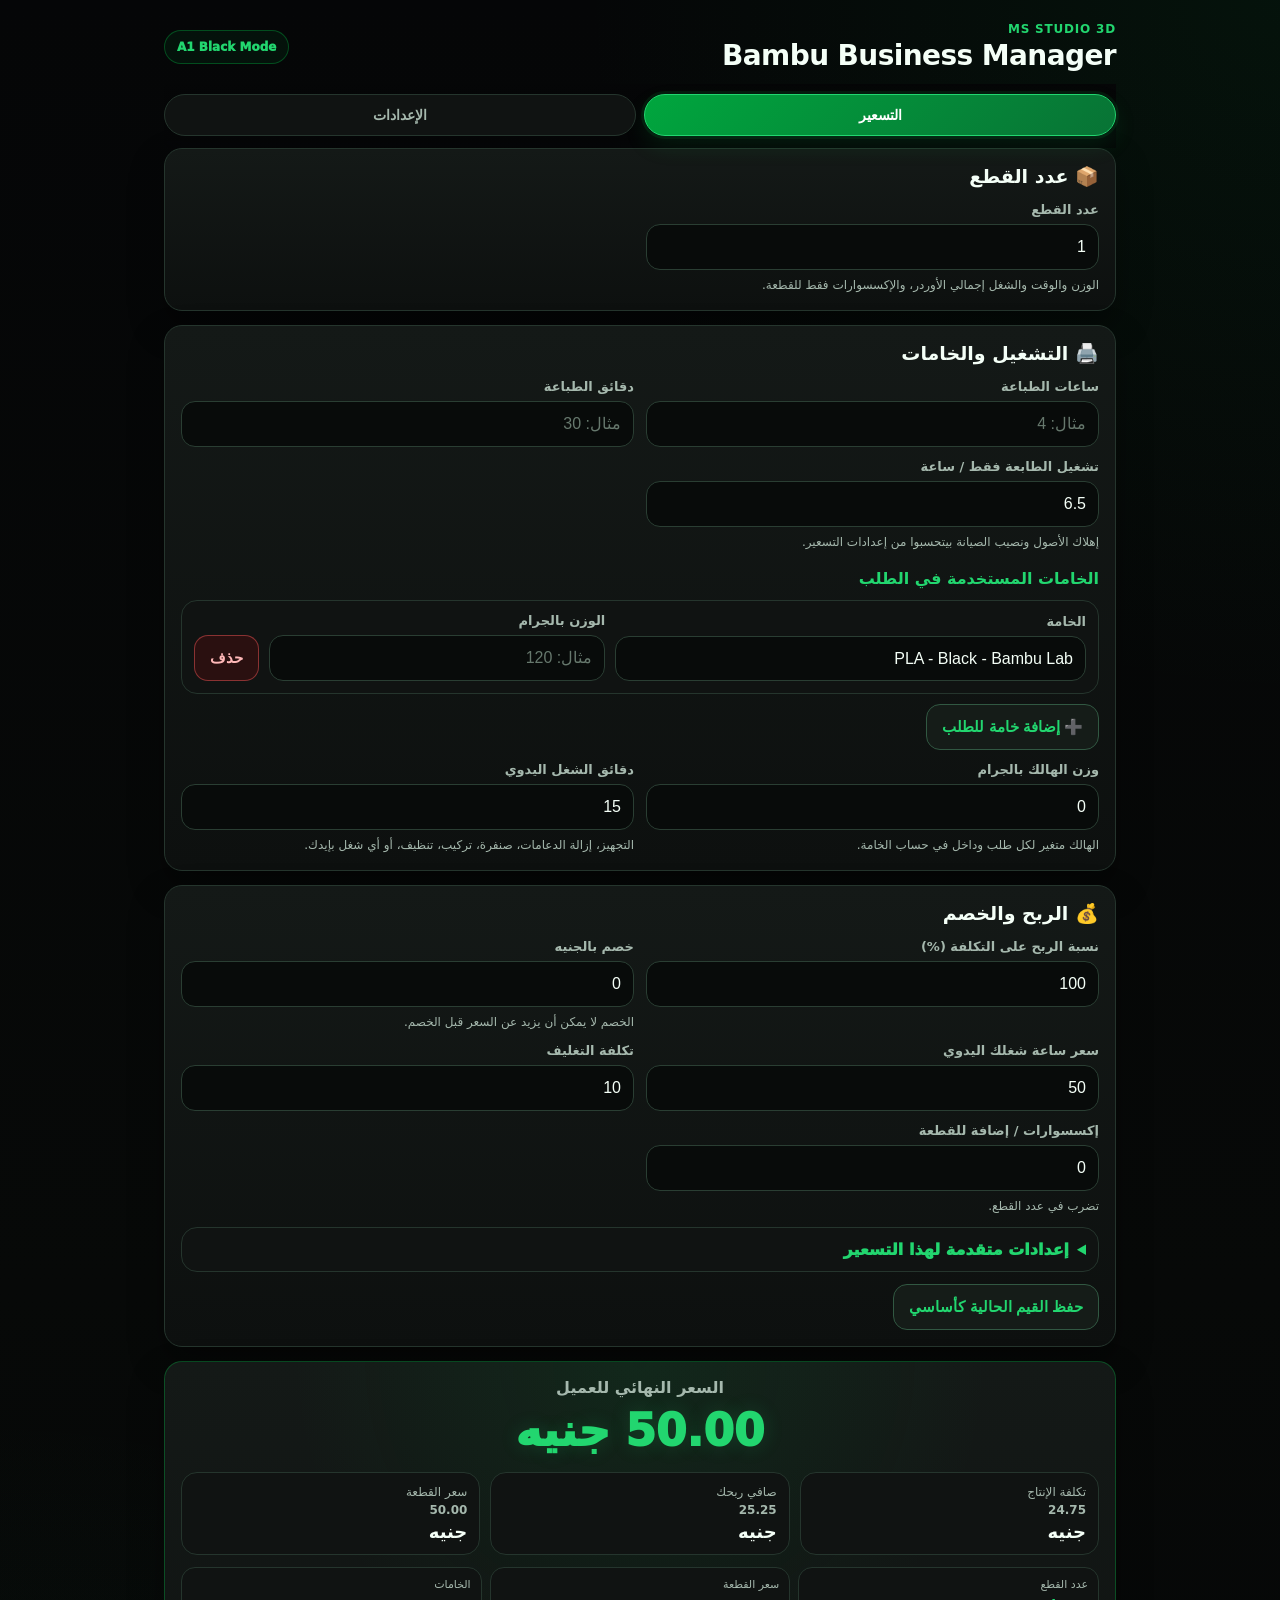
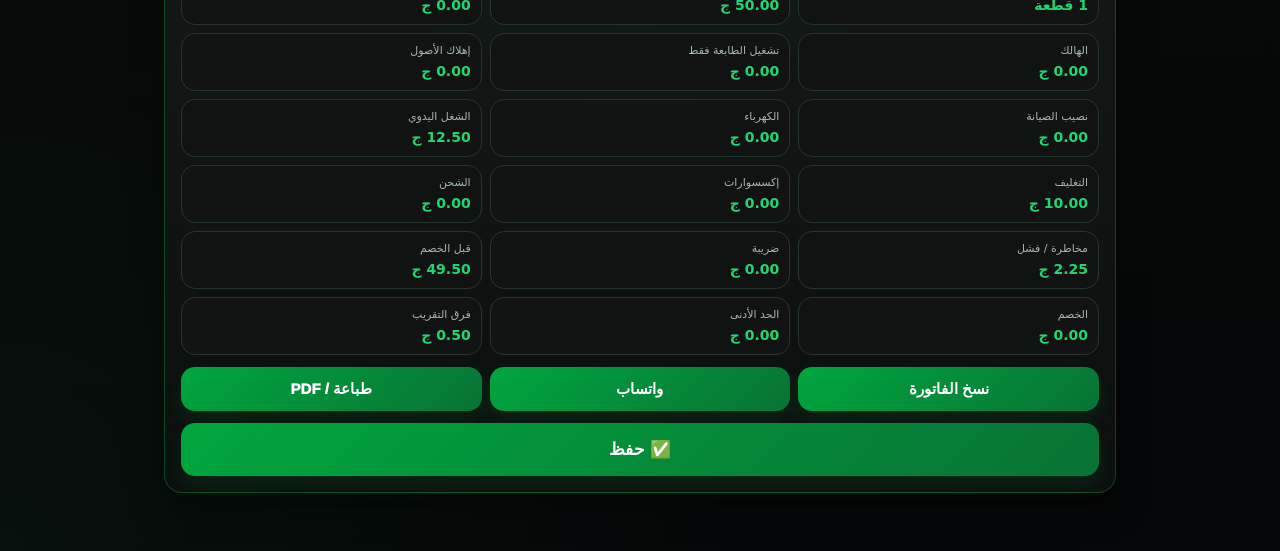
<file: index.html>
<!DOCTYPE html>
<html lang="ar" dir="rtl">
<head>
    <meta charset="UTF-8">
    <meta name="viewport" content="width=device-width, initial-scale=1.0">
    <meta http-equiv="refresh" content="0; url=app/src/main/assets/index.html">
    <title>Bambu Manager</title>
    <style>
        body { margin: 0; min-height: 100vh; display: grid; place-items: center; background: #050607; color: #f4fff7; font-family: Tahoma, Arial, sans-serif; }
        a { color: #22d66f; }
    </style>
</head>
<body>
    <p>جاري فتح نسخة التطبيق المحدثة... <a href="app/src/main/assets/index.html">اضغط هنا إذا لم يتم التحويل</a></p>
    <script>location.replace('app/src/main/assets/index.html');</script>
</body>
</html>
</file>
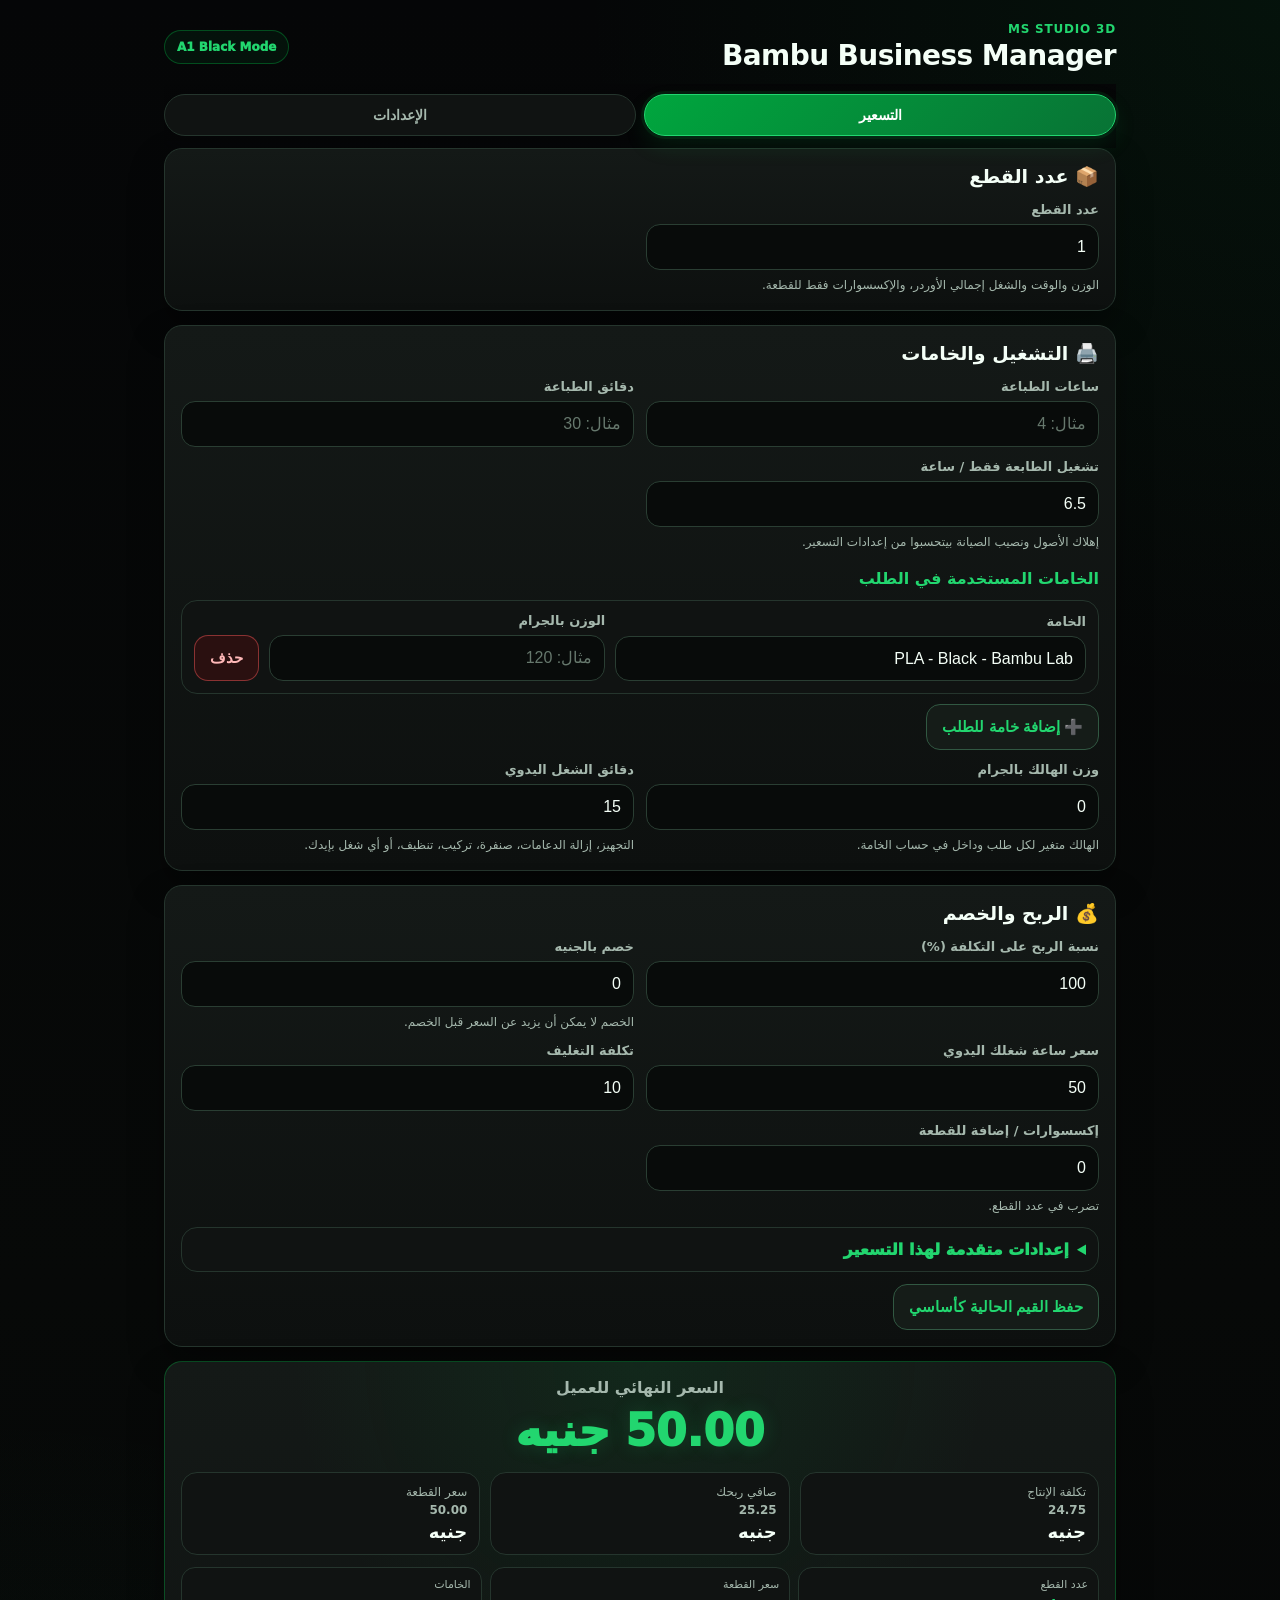
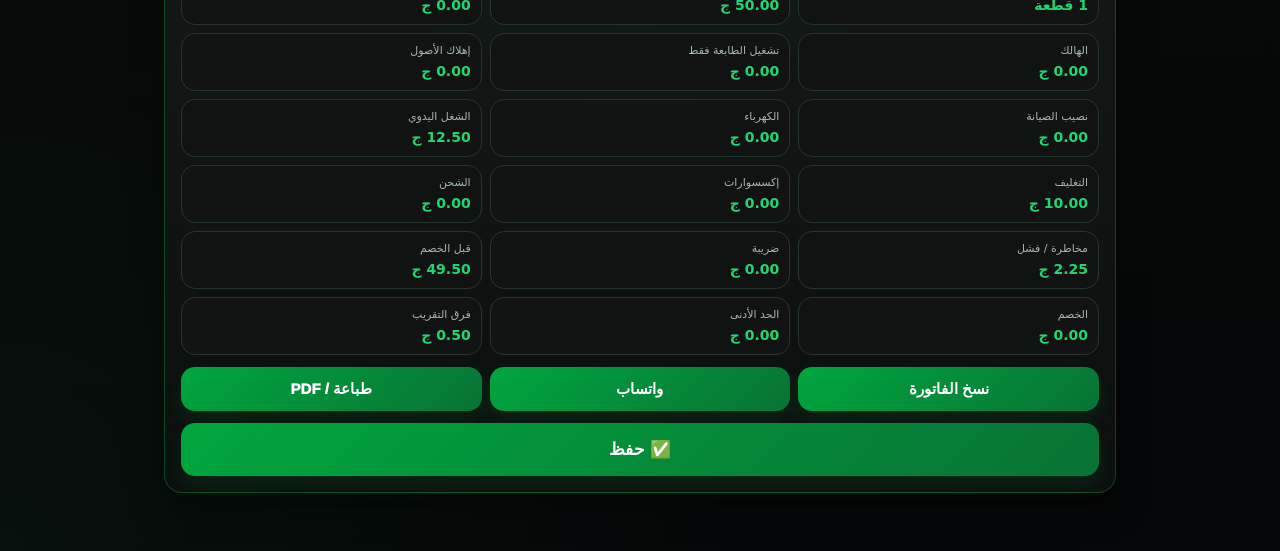
<file: app/src/main/assets/index.html>
<!DOCTYPE html>
<html lang="ar" dir="rtl">
<head>
    <meta charset="UTF-8">
    <meta name="viewport" content="width=device-width, initial-scale=1.0">
    <title>Bambu Business Manager</title>
    <link rel="stylesheet" href="css/app.css">

    <style>
        .top-tabs {
            grid-template-columns: repeat(2, 1fr);
        }

        .system-hidden {
            display: none !important;
        }
    </style>
</head>

<body>
<div class="app">

    <div class="brand-bar">
        <div>
            <div class="brand-kicker">MS Studio 3D</div>
            <h1>Bambu Business Manager</h1>
        </div>
        <div class="brand-pill">A1 Black Mode</div>
    </div>

    <div class="top-tabs">
        <button class="tab-btn active" onclick="showPage('calc')">التسعير</button>
        <button class="tab-btn" onclick="showPage('settings')">الإعدادات</button>
    </div>

    <section id="page-calc" class="page active">

        <div class="system-hidden">
            <select id="machineSelect" onchange="onMachineChanged()"></select>
            <strong id="machineHoursText">الساعات المسجلة: 0 / 200 س</strong>
            <span id="maintenanceProgress"></span>
            <strong id="afterOrderHours">0.0 س</strong>

            <input id="clientName" type="text" value="">
            <input id="modelName" type="text" value="طلب سريع">

            <select id="orderStatus">
                <option value="تم التسليم" selected>تم التسليم</option>
                <option value="عرض سعر">عرض سعر</option>
                <option value="مؤكد">مؤكد</option>
                <option value="قيد الطباعة">قيد الطباعة</option>
                <option value="جاهز">جاهز</option>
                <option value="ملغي">ملغي</option>
            </select>

            <input id="orderNotes" type="text" value="">
        </div>

        <div class="card">
            <h2>📦 عدد القطع</h2>

            <div class="grid">
                <div class="field">
                    <label>عدد القطع</label>
                    <input id="pieceQuantity" type="text" inputmode="numeric" value="1" placeholder="مثال: 1" oninput="calculate()">
                    <div class="muted">الوزن والوقت والشغل إجمالي الأوردر، والإكسسوارات فقط للقطعة.</div>
                </div>
            </div>
        </div>

        <div class="card">
            <h2>🖨️ التشغيل والخامات</h2>

            <div class="grid">
                <div class="field">
                    <label for="printHours">ساعات الطباعة</label>
                    <input id="printHours" type="text" inputmode="decimal" placeholder="مثال: 4" oninput="calculate()">
                </div>

                <div class="field">
                    <label for="printMinutes">دقائق الطباعة</label>
                    <input id="printMinutes" type="text" inputmode="decimal" placeholder="مثال: 30" oninput="calculate()">
                </div>

                <div class="field">
                    <label id="machineRateLabel" for="machineRate">تشغيل الطابعة فقط / ساعة</label>
                    <input id="machineRate" type="text" inputmode="decimal" placeholder="مثال: 6.5" oninput="calculate()">
                    <div class="muted" id="machineRateHint"></div>
                </div>
            </div>

            <div style="height:12px"></div>

            <h3>الخامات المستخدمة في الطلب</h3>
            <div id="orderMaterials"></div>

            <button id="addOrderMaterialBtn" class="secondary" onclick="addOrderMaterialRow()">➕ إضافة خامة للطلب</button>

            <div style="height:12px"></div>

            <div class="grid">
                <div class="field">
                    <label>وزن الهالك بالجرام</label>
                    <input id="wasteWeight" type="text" inputmode="decimal" placeholder="مثال: 10" oninput="calculate()">
                    <div class="muted">الهالك متغير لكل طلب وداخل في حساب الخامة.</div>
                </div>

                <div class="field">
                    <label>دقائق الشغل اليدوي</label>
                    <input id="manualMinutes" type="text" inputmode="decimal" placeholder="مثال: 30 دقيقة" oninput="calculate()">
                    <div class="muted">التجهيز، إزالة الدعامات، صنفرة، تركيب، تنظيف، أو أي شغل بإيدك.</div>
                </div>
            </div>
        </div>

        <div class="card">
            <h2>💰 الربح والخصم</h2>

            <div class="grid">
                <div class="field">
                    <label>نسبة الربح على التكلفة (%)</label>
                    <input id="profitPercent" type="text" inputmode="decimal" placeholder="مثال: 100" oninput="calculate()">
                </div>

                <div class="field">
                    <label>خصم بالجنيه</label>
                    <input id="discount" type="text" inputmode="decimal" placeholder="مثال: 20 جنيه" oninput="calculate()">
                    <div class="muted">الخصم لا يمكن أن يزيد عن السعر قبل الخصم.</div>
                </div>

                <div class="field">
                    <label>سعر ساعة شغلك اليدوي</label>
                    <input id="manualRate" type="text" inputmode="decimal" placeholder="مثال: 50 جنيه" oninput="calculate()">
                </div>

                <div class="field">
                    <label>تكلفة التغليف</label>
                    <input id="packagingCost" type="text" inputmode="decimal" placeholder="مثال: 10 جنيه" oninput="calculate()">
                </div>

                <div class="field">
                    <label>إكسسوارات / إضافة للقطعة</label>
                    <input id="accessoriesCost" type="text" inputmode="decimal" placeholder="مثال: 20 جنيه" oninput="calculate()">
                    <div class="muted">تضرب في عدد القطع.</div>
                </div>
            </div>

            <div style="height:12px"></div>

            <details class="advanced-box">
                <summary>إعدادات متقدمة لهذا التسعير</summary>

                <div class="grid" style="margin-top:12px">
                    <div class="field">
                        <label for="electricityPricePerKwh">سعر الكهرباء (جنيه / kWh)</label>
                        <input id="electricityPricePerKwh" type="text" inputmode="decimal" placeholder="مثال: 3" oninput="calculate()">
                    </div>

                    <div class="field">
                        <label for="printerPowerKw">استهلاك الطابعة (kW)</label>
                        <input id="printerPowerKw" type="text" inputmode="decimal" placeholder="مثال: 0.25" oninput="calculate()">
                    </div>

                    <div class="field">
                        <label>المخاطر / الفشل (%)</label>
                        <input id="failurePercent" type="text" inputmode="decimal" placeholder="مثال: 10" oninput="calculate()">
                    </div>

                    <div class="field">
                        <label>تكلفة الشحن</label>
                        <input id="shippingCost" type="text" inputmode="decimal" placeholder="مثال: 0" oninput="calculate()">
                    </div>

                    <div class="field">
                        <label>الضريبة (%)</label>
                        <input id="taxPercent" type="text" inputmode="decimal" placeholder="مثال: 0" oninput="calculate()">
                    </div>

                    <div class="field">
                        <label>الحد الأدنى للطلب</label>
                        <input id="minimumOrderPrice" type="text" inputmode="decimal" placeholder="مثال: 50" oninput="calculate()">
                    </div>

                    <div class="field">
                        <label>التقريب لأعلى (0 لإيقافه)</label>
                        <input id="roundingStep" type="text" inputmode="decimal" placeholder="5" oninput="calculate()">
                    </div>
                </div>
            </details>

            <div style="height:12px"></div>
            <button class="secondary" onclick="saveGeneralFromCalculator()">حفظ القيم الحالية كأساسي</button>
        </div>

        <div class="result-card">
            <div class="result-title">السعر النهائي للعميل</div>
            <div class="final-price"><span id="finalPrice">0</span> جنيه</div>

            <div class="result-mini">
                <div>
                    <span>تكلفة الإنتاج</span>
                    <strong><span id="totalCost">0</span> جنيه</strong>
                </div>

                <div>
                    <span>صافي ربحك</span>
                    <strong><span id="netProfit">0</span> جنيه</strong>
                </div>

                <div>
                    <span>سعر القطعة</span>
                    <strong><span id="unitFinalPrice">0</span> جنيه</strong>
                </div>
            </div>

            <div class="breakdown" id="priceBreakdown"></div>

            <div class="btn-row">
                <button onclick="copyInvoice()">نسخ الفاتورة</button>
                <button onclick="sendWhatsApp()">واتساب</button>
                <button onclick="printInvoice()">طباعة / PDF</button>
            </div>

            <button class="confirm-btn" onclick="confirmSale()">✅ حفظ</button>
        </div>
    </section>

    <section id="page-orders" class="page system-hidden">
        <div class="stats">
            <div class="stat">
                <small>إجمالي الطلبات</small>
                <strong id="statOrdersCount">0</strong>
            </div>

            <div class="stat">
                <small>إجمالي المبيعات</small>
                <strong id="statSales">0 جنيه</strong>
            </div>

            <div class="stat">
                <small>إجمالي الأرباح</small>
                <strong id="statProfit">0 جنيه</strong>
            </div>

            <div class="stat">
                <small>ساعات العمل</small>
                <strong id="statHours">0 س</strong>
            </div>
        </div>

        <input id="ordersSearch" type="text" value="">

        <select id="ordersStatusFilter">
            <option value="">كل الحالات</option>
            <option value="عرض سعر">عرض سعر</option>
            <option value="مؤكد">مؤكد</option>
            <option value="قيد الطباعة">قيد الطباعة</option>
            <option value="جاهز">جاهز</option>
            <option value="تم التسليم">تم التسليم</option>
            <option value="ملغي">ملغي</option>
        </select>

        <div id="salesList" class="sales-list"></div>
    </section>

    <section id="page-reports" class="page system-hidden">
        <div class="stats">
            <div class="stat">
                <small>استهلاك الخامات</small>
                <strong id="statWeight">0 كجم</strong>
            </div>

            <div class="stat">
                <small>متوسط ربح / طلب</small>
                <strong id="statAvgProfit">0 جنيه</strong>
            </div>

            <div class="stat">
                <small>متوسط ربح / ساعة</small>
                <strong id="statProfitPerHour">0 جنيه</strong>
            </div>

            <div class="stat">
                <small>أفضل حالة</small>
                <strong id="statTopStatus">-</strong>
            </div>
        </div>

        <div id="reportsSummary" class="report-list"></div>
        <div id="materialsReport" class="report-list"></div>
    </section>

    <section id="page-settings" class="page">
        <h1>الإعدادات</h1>

        <div class="card">
            <h2>إعدادات التسعير الأساسية</h2>
            <p class="muted">لمطابقة MOO3D Farm، استخدم نفس قيم التسعير واختَر «تشغيل فقط» في إعدادات الماكينة.</p>

            <div class="grid-3">
                <div class="field">
                    <label>نسبة الربح الافتراضية (%)</label>
                    <input id="setProfitPercent" type="text" inputmode="decimal" placeholder="مثال: 100">
                </div>

                <div class="field">
                    <label>سعر ساعة الشغل اليدوي</label>
                    <input id="setManualRate" type="text" inputmode="decimal" placeholder="مثال: 50">
                </div>

                <div class="field">
                    <label for="setManualMinutes">دقائق الشغل اليدوي الافتراضية</label>
                    <input id="setManualMinutes" type="text" inputmode="decimal" placeholder="مثال: 15">
                </div>

                <div class="field">
                    <label for="setWasteWeight">الهالك الافتراضي (جرام)</label>
                    <input id="setWasteWeight" type="text" inputmode="decimal" placeholder="0">
                </div>

                <div class="field">
                    <label for="setDiscount">الخصم الافتراضي (جنيه)</label>
                    <input id="setDiscount" type="text" inputmode="decimal" placeholder="0">
                </div>

                <div class="field">
                    <label>تكلفة التغليف</label>
                    <input id="setPackagingCost" type="text" inputmode="decimal" placeholder="مثال: 10">
                </div>

                <div class="field">
                    <label>إكسسوارات افتراضية للقطعة</label>
                    <input id="setAccessoriesCost" type="text" inputmode="decimal" placeholder="مثال: 0">
                </div>

                <div class="field">
                    <label for="setElectricityPricePerKwh">سعر الكهرباء (جنيه / kWh)</label>
                    <input id="setElectricityPricePerKwh" type="text" inputmode="decimal" placeholder="مثال: 3">
                </div>

                <div class="field">
                    <label for="setPrinterPowerKw">استهلاك الطابعة (kW)</label>
                    <input id="setPrinterPowerKw" type="text" inputmode="decimal" placeholder="مثال: 0.25">
                </div>

                <div class="field">
                    <label for="setAssetsHourlyDepreciation">إجمالي إهلاك الأصول (جنيه / ساعة)</label>
                    <input id="setAssetsHourlyDepreciation" type="text" inputmode="decimal" placeholder="مثال: 12">
                    <div class="muted">لو الديسكتوب بيحسب إهلاك الأصول من أوردر ساعتين، اقسم بند الإهلاك على 2.</div>
                </div>

                <div class="field">
                    <label for="setMaintenanceCost">تكلفة الصيانة الدورية (جنيه)</label>
                    <input id="setMaintenanceCost" type="text" inputmode="decimal" placeholder="1500">
                </div>

                <div class="field">
                    <label for="setMaintenanceEveryHours">الصيانة الدورية كل كام ساعة؟</label>
                    <input id="setMaintenanceEveryHours" type="text" inputmode="decimal" placeholder="1000">
                </div>

                <div class="field">
                    <label>المخاطر / الفشل (%)</label>
                    <input id="setFailurePercent" type="text" inputmode="decimal" placeholder="مثال: 10">
                </div>

                <div class="field">
                    <label>تكلفة الشحن الافتراضية</label>
                    <input id="setShippingCost" type="text" inputmode="decimal" placeholder="مثال: 0">
                </div>

                <div class="field">
                    <label>الضريبة (%)</label>
                    <input id="setTaxPercent" type="text" inputmode="decimal" placeholder="مثال: 0">
                </div>

                <div class="field">
                    <label>الحد الأدنى للطلب</label>
                    <input id="setMinimumOrderPrice" type="text" inputmode="decimal" placeholder="مثال: 50">
                </div>

                <div class="field">
                    <label>التقريب لأعلى (0 لإيقافه)</label>
                    <input id="setRoundingStep" type="text" inputmode="decimal" placeholder="5">
                </div>
            </div>

            <div style="height:12px"></div>
            <button onclick="saveGeneralSettings()">حفظ إعدادات التسعير</button>
        </div>

        <div class="card">
            <h2>إدارة الماكينات</h2>

            <div class="hint-box" id="printerEditHint" style="display:none">
                وضع تعديل ماكينة شغال. عدّل البيانات واضغط حفظ تعديل الماكينة أو إلغاء التعديل.
            </div>

            <div class="grid">
                <div class="field">
                    <label>اسم الماكينة</label>
                    <input id="printerName" type="text" placeholder="مثال: BAMBU LAB A1">
                </div>

                <div class="field">
                    <label for="printerRateMode">طريقة حساب تكلفة الماكينة</label>
                    <select id="printerRateMode">
                        <option value="operating">تشغيل فقط (زي الديسكتوب)</option>
                        <option value="combined">سعر ساعة شامل (الإعداد القديم)</option>
                    </select>
                </div>

                <div class="field">
                    <label for="printerRate">تكلفة الساعة (جنيه)</label>
                    <input id="printerRate" type="text" inputmode="decimal" placeholder="مثال: 6.5">
                    <div class="muted">لو اخترت «تشغيل فقط»، اكتب سعر التشغيل من الديسكتوب. الإهلاك والصيانة بيتضافوا من إعدادات التسعير.</div>
                </div>

                <div class="field">
                    <label>التنبيه للصيانة بعد كام ساعة؟</label>
                    <input id="printerMaintenanceLimit" type="text" inputmode="decimal" placeholder="مثال: 200">
                </div>

                <div class="field">
                    <label>الساعات الحالية</label>
                    <input id="printerCurrentHours" type="text" inputmode="decimal" placeholder="0">
                </div>
            </div>

            <div style="height:12px"></div>

            <div class="btn-row">
                <button id="printerSaveBtn" onclick="savePrinter()">إضافة ماكينة</button>
                <button id="printerCancelBtn" class="secondary" onclick="cancelPrinterEdit()" style="display:none">إلغاء التعديل</button>
            </div>

            <div style="height:12px"></div>
            <div id="printersList"></div>
        </div>

        <div class="card">
            <h2>إدارة الخامات</h2>

            <div class="hint-box" id="materialEditHint" style="display:none">
                وضع تعديل خامة شغال. عدّل البيانات واضغط حفظ تعديل الخامة أو إلغاء التعديل.
            </div>

            <div class="grid">
                <div class="field">
                    <label>اسم / نوع الخامة</label>
                    <input id="matName" type="text" placeholder="مثال: PLA">
                </div>

                <div class="field">
                    <label>اللون</label>
                    <input id="matColor" type="text" placeholder="مثال: أسود">
                </div>

                <div class="field">
                    <label>الشركة</label>
                    <input id="matBrand" type="text" placeholder="مثال: Bambu Lab">
                </div>

                <div class="field">
                    <label>السعر لكل كجم / 1000 جرام</label>
                    <input id="matKgPrice" type="text" inputmode="decimal" placeholder="مثال: 800 جنيه">
                </div>
            </div>

            <div style="height:12px"></div>

            <div class="btn-row">
                <button id="materialSaveBtn" onclick="saveMaterial()">إضافة خامة</button>
                <button id="materialCancelBtn" class="secondary" onclick="cancelMaterialEdit()" style="display:none">إلغاء التعديل</button>
            </div>

            <div style="height:12px"></div>
            <div id="materialsList"></div>
        </div>
    </section>
</div>

<div id="invoicePrintArea"></div>
<div id="toast" class="toast"></div>

<script src="js/pricing-core.js"></script>
<script src="js/app.js"></script>

<script>
(function () {
    function ensureHiddenDefaults() {
        var modelName = document.getElementById("modelName");
        var orderStatus = document.getElementById("orderStatus");
        var clientName = document.getElementById("clientName");
        var orderNotes = document.getElementById("orderNotes");

        if (clientName) {
            clientName.value = "";
        }

        if (modelName) {
            modelName.value = "طلب سريع";
        }

        if (orderStatus) {
            orderStatus.value = "تم التسليم";
        }

        if (orderNotes) {
            orderNotes.value = "";
        }
    }

    function fixedShowPage(page) {
        ensureHiddenDefaults();

        if (typeof saveCurrentDraft === "function") {
            saveCurrentDraft();
        }

        document.querySelectorAll(".page").forEach(function (el) {
            el.classList.remove("active");
        });

        document.querySelectorAll(".tab-btn").forEach(function (el) {
            el.classList.remove("active");
        });

        var pageEl = document.getElementById("page-" + page);
        if (pageEl) {
            pageEl.classList.add("active");
        }

        var activeButton = Array.prototype.slice.call(document.querySelectorAll(".tab-btn")).find(function (button) {
            var onclick = button.getAttribute("onclick") || "";
            return (
                onclick.indexOf("showPage('" + page + "')") !== -1 ||
                onclick.indexOf('showPage("' + page + '")') !== -1
            );
        });

        if (activeButton) {
            activeButton.classList.add("active");
        }

        if ((page === "orders" || page === "reports") && typeof loadSales === "function") {
            loadSales();
        }
    }

    window.addEventListener("DOMContentLoaded", function () {
        ensureHiddenDefaults();

        window.showPage = fixedShowPage;

        var oldCalculate = window.calculate;
        if (typeof oldCalculate === "function") {
            window.calculate = function () {
                ensureHiddenDefaults();
                return oldCalculate.apply(this, arguments);
            };
        }

        var oldConfirmSale = window.confirmSale;
        if (typeof oldConfirmSale === "function") {
            window.confirmSale = function () {
                ensureHiddenDefaults();
                return oldConfirmSale.apply(this, arguments);
            };
        }

        var oldClearOrderAfterSale = window.clearOrderAfterSale;
        if (typeof oldClearOrderAfterSale === "function") {
            window.clearOrderAfterSale = function () {
                var result = oldClearOrderAfterSale.apply(this, arguments);
                ensureHiddenDefaults();
                return result;
            };
        }

        ensureHiddenDefaults();
    });
})();
</script>
</body>
</html>
</file>
<file: app/src/main/assets/css/app.css>
:root {
    --bg: #050607;
    --bg-2: #080b0a;

    --card: #101312;
    --card-2: #141917;
    --card-soft: #111a15;

    --border: #25352d;
    --border-2: #31483b;
    --border-strong: #00a63e;

    --green: #00a63e;
    --green-2: #22d66f;
    --green-3: #70f7a4;
    --green-dark: #087335;
    --green-soft: rgba(0, 166, 62, 0.10);
    --green-glow: rgba(34, 214, 111, 0.18);

    --text: #f4fff7;
    --text-soft: #d9f2e1;
    --muted: #a5b8ad;

    --danger: #ff5b5b;
    --danger-bg: #2a1010;

    --warning: #ffd166;

    --shadow: 0 16px 34px rgba(0, 0, 0, 0.34);
    --radius: 18px;
}

* {
    box-sizing: border-box;
    -webkit-tap-highlight-color: transparent;
}

html {
    background: var(--bg);
}

body {
    margin: 0;
    min-height: 100vh;
    font-family: system-ui, -apple-system, BlinkMacSystemFont, "Segoe UI", Tahoma, Arial, sans-serif;
    color: var(--text);
    background:
        radial-gradient(circle at top right, rgba(0, 166, 62, 0.08), transparent 28%),
        radial-gradient(circle at bottom left, rgba(34, 214, 111, 0.05), transparent 30%),
        linear-gradient(180deg, #050607 0%, #070908 60%, #050607 100%);
}

.app {
    width: 100%;
    max-width: 980px;
    margin: 0 auto;
    padding: 14px;
    padding-bottom: 44px;
}

.brand-bar {
    display: flex;
    align-items: center;
    justify-content: space-between;
    gap: 12px;
    margin: 8px 0 12px;
}

.brand-bar h1 {
    margin: 4px 0 0;
    font-size: 28px;
    line-height: 1.15;
    letter-spacing: -0.6px;
}

.brand-kicker {
    color: var(--green-2);
    font-size: 12px;
    font-weight: 900;
    letter-spacing: 0.8px;
    text-transform: uppercase;
}

.brand-pill {
    border: 1px solid rgba(0, 166, 62, 0.40);
    background: rgba(0, 166, 62, 0.08);
    color: var(--green-2);
    border-radius: 999px;
    padding: 9px 12px;
    font-size: 12px;
    font-weight: 1000;
    white-space: nowrap;
}

h1 {
    margin: 18px 0 14px;
    font-size: 28px;
    line-height: 1.2;
    letter-spacing: -0.5px;
}

h2 {
    margin: 0 0 14px;
    font-size: 19px;
    color: var(--text);
}

h3 {
    margin: 6px 0 12px;
    font-size: 16px;
    color: var(--green-2);
}

.top-tabs {
    position: sticky;
    top: 0;
    z-index: 30;
    display: grid;
    grid-template-columns: repeat(4, 1fr);
    gap: 8px;
    padding: 10px 0 12px;
    background: linear-gradient(to bottom, rgba(5, 6, 7, 0.98), rgba(5, 6, 7, 0.82));
    backdrop-filter: blur(12px);
}

.tab-btn {
    border: 1px solid var(--border);
    background: #101312;
    color: var(--muted);
    border-radius: 999px;
    padding: 12px 10px;
    font-size: 14px;
    font-weight: 900;
    cursor: pointer;
    box-shadow: none;
}

.tab-btn.active {
    background: linear-gradient(135deg, var(--green), var(--green-dark));
    color: white;
    border-color: var(--green-2);
    box-shadow:
        0 0 0 3px rgba(0, 166, 62, 0.12),
        0 10px 22px rgba(0, 166, 62, 0.14);
}

.page {
    display: none;
}

.page.active {
    display: block;
}

.card,
.result-card,
.stat {
    border: 1px solid var(--border);
    background: linear-gradient(180deg, #141917, #0d100f);
    border-radius: var(--radius);
    padding: 16px;
    margin-bottom: 14px;
    box-shadow: var(--shadow);
}

.card.soft {
    background:
        linear-gradient(135deg, rgba(0, 166, 62, 0.08), transparent 44%),
        linear-gradient(180deg, #141917, #0d100f);
    border-color: rgba(0, 166, 62, 0.28);
}

.grid,
.grid-3 {
    display: grid;
    grid-template-columns: 1fr;
    gap: 12px;
}

.field label {
    display: block;
    color: var(--muted);
    margin-bottom: 7px;
    font-size: 13px;
    font-weight: 900;
}

input,
select,
textarea {
    width: 100%;
    border: 1px solid #2a3e33;
    background: #080b0a;
    color: var(--text);
    border-radius: 14px;
    padding: 13px 12px;
    outline: none;
    font-size: 16px;
}

input::placeholder,
textarea::placeholder {
    color: #66786d;
}

input:focus,
select:focus,
textarea:focus {
    border-color: var(--green);
    box-shadow: 0 0 0 4px rgba(0, 166, 62, 0.12);
}

select {
    appearance: none;
}

button {
    border: 0;
    background: linear-gradient(135deg, var(--green), var(--green-dark));
    color: white;
    border-radius: 14px;
    padding: 13px 15px;
    font-size: 15px;
    font-weight: 950;
    cursor: pointer;
    box-shadow: 0 10px 22px rgba(0, 166, 62, 0.14);
}

button:active {
    transform: translateY(1px);
}

button.secondary {
    background: #151c18;
    color: var(--green-2);
    border: 1px solid #315842;
    box-shadow: none;
}

button.danger {
    background: var(--danger-bg);
    color: #ffb8b8;
    border: 1px solid rgba(255, 91, 91, 0.45);
    box-shadow: none;
}

.confirm-btn {
    width: 100%;
    margin-top: 12px;
    font-size: 17px;
    padding: 16px;
}

.btn-row {
    display: flex;
    gap: 8px;
    flex-wrap: wrap;
}

.btn-row button {
    flex: 1 1 140px;
}

.muted {
    color: var(--muted);
    font-size: 12px;
    line-height: 1.5;
    margin-top: 6px;
}

.hint-box {
    border: 1px solid rgba(0, 166, 62, 0.34);
    background: rgba(0, 166, 62, 0.08);
    color: #d9ffe7;
    border-radius: 14px;
    padding: 12px;
    margin-bottom: 12px;
    font-size: 13px;
    line-height: 1.7;
}

.machine-status {
    display: grid;
    gap: 12px;
}

.status-line {
    display: flex;
    justify-content: space-between;
    align-items: center;
    gap: 10px;
    color: var(--muted);
}

.status-line strong {
    color: var(--text);
}

.progress {
    height: 12px;
    border-radius: 999px;
    background: #090d0b;
    overflow: hidden;
    border: 1px solid var(--border);
}

.progress span {
    display: block;
    width: 0;
    height: 100%;
    background: linear-gradient(90deg, var(--green), var(--green-2));
    border-radius: 999px;
    transition: width 0.2s ease;
    box-shadow: 0 0 14px var(--green-glow);
}

.result-card {
    border-color: rgba(0, 166, 62, 0.38);
    background:
        radial-gradient(circle at top, rgba(0, 166, 62, 0.10), transparent 40%),
        linear-gradient(180deg, #141917, #0c0f0e);
}

.result-title {
    color: var(--muted);
    font-weight: 900;
    text-align: center;
}

.final-price {
    text-align: center;
    font-size: 44px;
    line-height: 1.1;
    font-weight: 1000;
    margin: 10px 0 16px;
    color: var(--green-2);
    text-shadow: 0 0 20px rgba(34, 214, 111, 0.18);
}

.result-mini {
    display: grid;
    grid-template-columns: 1fr 1fr;
    gap: 10px;
    margin-bottom: 12px;
}

.result-mini div {
    border: 1px solid var(--border);
    background: #101312;
    border-radius: 16px;
    padding: 12px;
}

.result-mini span {
    display: block;
    color: var(--muted);
    font-size: 12px;
    margin-bottom: 4px;
}

.result-mini strong {
    font-size: 18px;
}

.breakdown {
    display: grid;
    grid-template-columns: repeat(2, 1fr);
    gap: 8px;
    margin: 12px 0;
}

.breakdown div {
    border: 1px solid var(--border);
    background: #101312;
    border-radius: 14px;
    padding: 10px;
}

.breakdown span {
    display: block;
    color: var(--muted);
    font-size: 11px;
    margin-bottom: 4px;
}

.breakdown strong {
    color: var(--green-2);
    font-size: 14px;
}

.stats {
    display: grid;
    grid-template-columns: repeat(2, 1fr);
    gap: 12px;
}

.stat {
    margin: 0;
    padding: 14px;
}

.stat small {
    display: block;
    color: var(--muted);
    margin-bottom: 6px;
}

.stat strong {
    color: var(--green-2);
    font-size: 18px;
}

.sales-list,
.report-list,
.extras-list {
    display: grid;
    gap: 10px;
}

.empty-note {
    color: var(--muted);
    text-align: center;
    padding: 18px;
    border: 1px dashed var(--border);
    border-radius: 16px;
    background: #101312;
}

.item-card {
    border: 1px solid var(--border);
    background: #101312;
    border-radius: 16px;
    padding: 13px;
}

.item-head {
    display: flex;
    justify-content: space-between;
    align-items: start;
    gap: 10px;
    margin-bottom: 8px;
}

.item-title {
    font-weight: 1000;
    color: var(--text);
}

.item-sub {
    color: var(--muted);
    font-size: 12px;
    line-height: 1.55;
    margin-top: 3px;
}

.item-price {
    color: var(--green-2);
    font-weight: 1000;
    white-space: nowrap;
}

.item-actions {
    display: flex;
    gap: 8px;
    flex-wrap: wrap;
    margin-top: 10px;
}

.item-actions button {
    padding: 9px 10px;
    border-radius: 12px;
    font-size: 13px;
}

.material-row {
    border: 1px solid var(--border);
    background: #101312;
    border-radius: 16px;
    padding: 12px;
    margin-bottom: 10px;
    display: grid;
    grid-template-columns: 1fr;
    gap: 10px;
}

.advanced-box {
    border: 1px solid var(--border);
    background: #101312;
    border-radius: 16px;
    padding: 12px;
}

.advanced-box summary {
    cursor: pointer;
    color: var(--green-2);
    font-weight: 1000;
}

.report-row {
    display: flex;
    align-items: center;
    justify-content: space-between;
    gap: 12px;
    border: 1px solid var(--border);
    background: #101312;
    border-radius: 16px;
    padding: 13px;
}

.report-row span {
    color: var(--muted);
    font-weight: 800;
}

.report-row strong {
    color: var(--green-2);
    text-align: left;
}

.toast {
    position: fixed;
    right: 14px;
    left: 14px;
    bottom: 18px;
    z-index: 100;
    background: #111814;
    border: 1px solid var(--green);
    color: var(--text);
    border-radius: 16px;
    padding: 13px 14px;
    box-shadow: var(--shadow);
    display: none;
    text-align: center;
    font-weight: 900;
}

.toast.show {
    display: block;
}

#invoicePrintArea {
    display: none;
}

@media (min-width: 720px) {
    .grid {
        grid-template-columns: repeat(2, 1fr);
    }

    .grid-3 {
        grid-template-columns: repeat(3, 1fr);
    }

    .stats {
        grid-template-columns: repeat(4, 1fr);
    }

    .result-mini {
        grid-template-columns: repeat(3, 1fr);
    }

    .breakdown {
        grid-template-columns: repeat(3, 1fr);
    }

    .material-row {
        grid-template-columns: 1.4fr 1fr auto;
        align-items: end;
    }
}

@media (max-width: 520px) {
    .app {
        padding: 12px;
        padding-bottom: 36px;
    }

    .top-tabs {
        grid-template-columns: repeat(2, 1fr);
    }

    .brand-bar {
        align-items: flex-start;
    }

    .brand-bar h1 {
        font-size: 24px;
    }

    .brand-pill {
        font-size: 11px;
        padding: 8px 10px;
    }

    .final-price {
        font-size: 40px;
    }

    .status-line {
        align-items: flex-start;
        flex-direction: column;
    }

    .status-line button {
        width: 100%;
    }
}

@media print {
    body {
        background: white;
        color: black;
    }

    .app,
    .toast {
        display: none !important;
    }

    #invoicePrintArea {
        display: block;
        color: black;
        padding: 20px;
        direction: rtl;
        font-family: Arial, sans-serif;
    }
}
</file>
